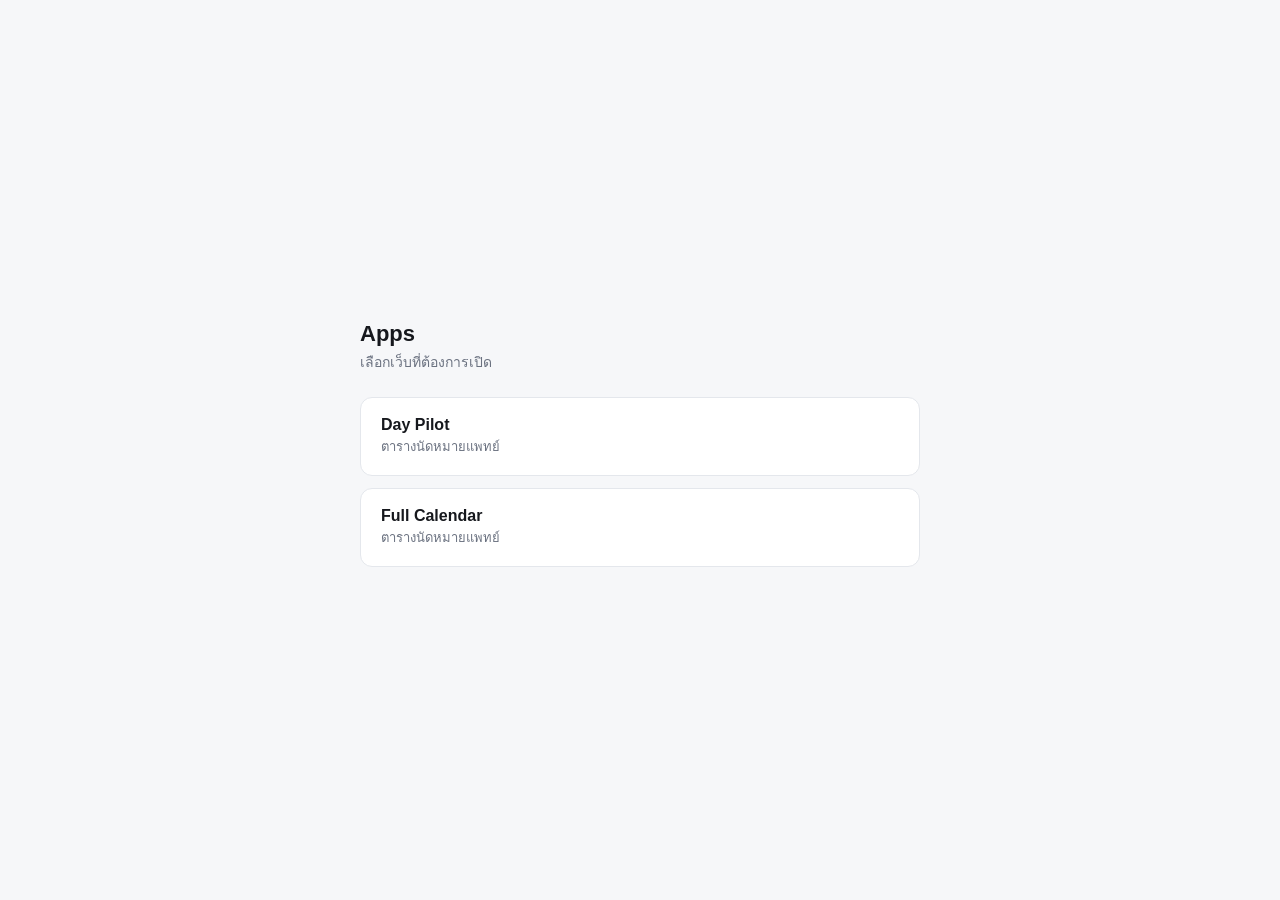
<file: index.html>
<!doctype html>
<html lang="th">
  <head>
    <meta charset="UTF-8" />
    <meta name="viewport" content="width=device-width, initial-scale=1.0" />
    <title>Apps</title>
    <style>
      :root {
        --bg: #f6f7f9;
        --card: #ffffff;
        --text: #16181d;
        --muted: #6b7280;
        --line: #e4e7ec;
      }
      @media (prefers-color-scheme: dark) {
        :root {
          --bg: #111317;
          --card: #1a1d23;
          --text: #f2f4f7;
          --muted: #9aa2af;
          --line: #2a2f38;
        }
      }
      * { box-sizing: border-box; }
      body {
        margin: 0;
        min-height: 100vh;
        display: grid;
        place-items: center;
        padding: 32px;
        background: var(--bg);
        color: var(--text);
        font-family: -apple-system, BlinkMacSystemFont, "Segoe UI", "Noto Sans Thai", sans-serif;
      }
      main { width: 100%; max-width: 560px; }
      h1 { font-size: 22px; margin: 0 0 4px; }
      p.sub { margin: 0 0 24px; color: var(--muted); font-size: 14px; }
      a.card {
        display: block;
        padding: 18px 20px;
        margin-bottom: 12px;
        background: var(--card);
        border: 1px solid var(--line);
        border-radius: 12px;
        text-decoration: none;
        color: inherit;
        transition: transform .12s ease, border-color .12s ease;
      }
      a.card:hover { transform: translateY(-2px); border-color: var(--muted); }
      a.card strong { display: block; font-size: 16px; margin-bottom: 2px; }
      a.card span { font-size: 13px; color: var(--muted); }
    </style>
  </head>
  <body>
    <main>
      <h1>Apps</h1>
      <p class="sub">เลือกเว็บที่ต้องการเปิด</p>
      <a class="card" href="./day-pilot/">
        <strong>Day Pilot</strong>
        <span>ตารางนัดหมายแพทย์</span>
      </a>
      <a class="card" href="./full-calendar/">
        <strong>Full Calendar</strong>
        <span>ตารางนัดหมายแพทย์</span>
      </a>
    </main>
  </body>
</html>
</file>
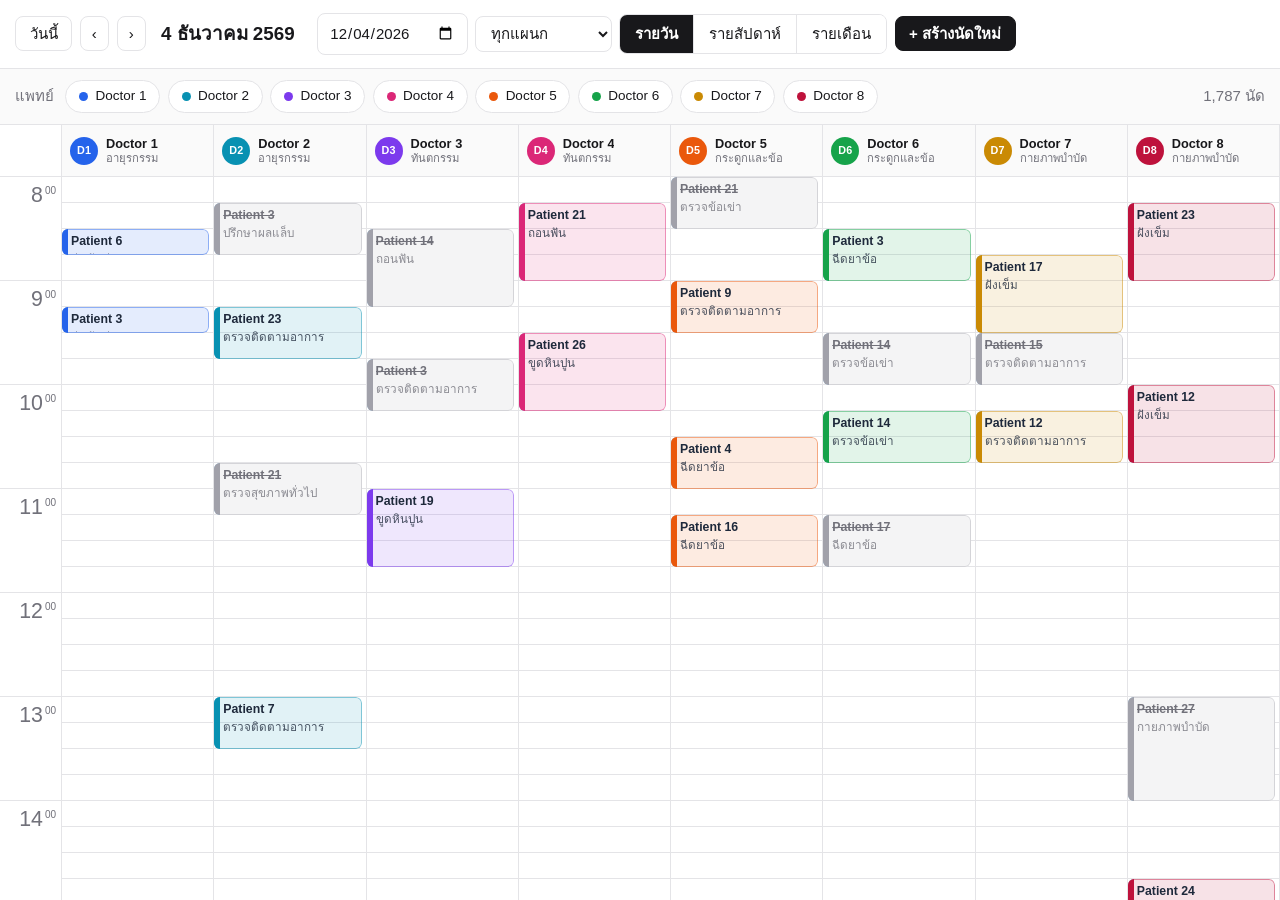
<file: day-pilot/index.html>
<!doctype html>
<html lang="th">
  <head>
    <meta charset="UTF-8" />
    <link rel="icon" type="image/svg+xml" href="./favicon.svg" />
    <meta name="viewport" content="width=device-width, initial-scale=1.0" />
    <title>Day Pilot — ตารางนัดหมายแพทย์</title>
    <script type="module" crossorigin src="./assets/index-w7V0YK3y.js"></script>
    <link rel="stylesheet" crossorigin href="./assets/index-BS_Oy7So.css">
  </head>
  <body>
    <div id="app"></div>
  </body>
</html>
</file>
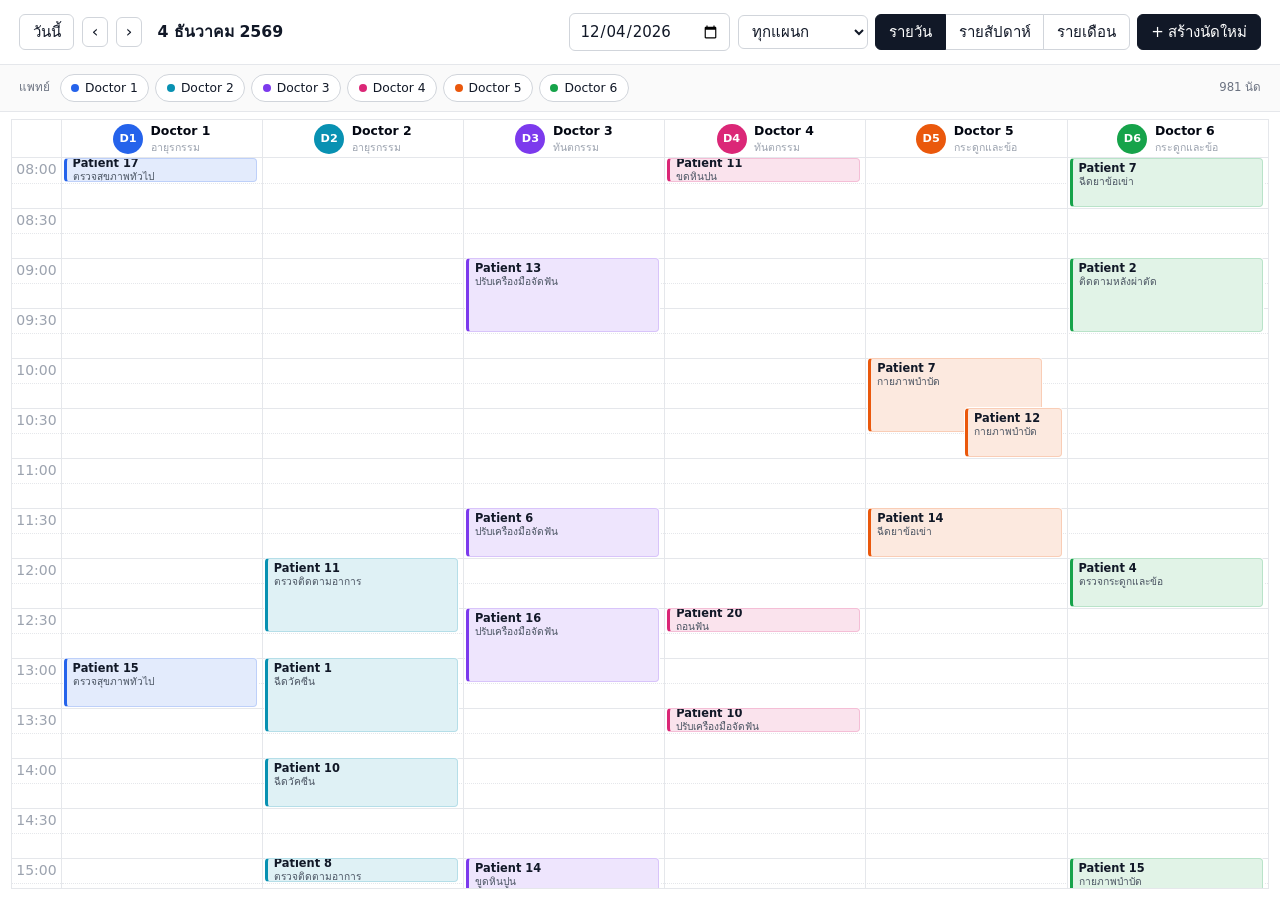
<file: full-calendar/index.html>
<!doctype html>
<html lang="th">
  <head>
    <meta charset="UTF-8" />
    <link rel="icon" type="image/svg+xml" href="./favicon.svg" />
    <meta name="viewport" content="width=device-width, initial-scale=1.0" />
    <title>Full Calendar — ตารางนัดหมายแพทย์</title>
    <script type="module" crossorigin src="./assets/index-NBLDlYAC.js"></script>
    <link rel="stylesheet" crossorigin href="./assets/index-TPA3yCEC.css">
  </head>
  <body>
    <div id="app"></div>
  </body>
</html>
</file>
<file: day-pilot/assets/index-BS_Oy7So.css>
:root{--dp-ink:#18181b;--dp-muted:#71717a;--dp-border:#e4e4e7;--dp-surface:#fafafa;--dp-hover:#f4f4f5;color:var(--dp-ink);-webkit-font-smoothing:antialiased;font-family:-apple-system,BlinkMacSystemFont,Sukhumvit Set,Noto Sans Thai,Segoe UI,Roboto,sans-serif;font-size:15px;line-height:1.5}*{box-sizing:border-box}body{background:#fff;margin:0}#app{min-height:100vh}.calendar_default_main,.month_default_main{font-size:.9rem;border:0!important;font-family:inherit!important}.calendar_default_corner_inner,.calendar_default_colheader_inner,.calendar_default_rowheader_inner{border-color:var(--dp-border)!important;color:var(--dp-muted)!important;background:#fff!important}.calendar_default_colheader_inner{justify-content:center;align-items:center;font-weight:600;display:flex;color:var(--dp-ink)!important;background:var(--dp-surface)!important}.calendar_default_rowheader_inner{padding-inline-end:8px;font-size:.85rem;border-inline-end:1px solid var(--dp-border)!important}.calendar_default_cell_inner{border-color:var(--dp-border)!important}.calendar_default_event_inner{border:1px solid;border-radius:6px;padding:4px 6px;font-size:.82rem;overflow:hidden}.calendar_default_shadow_inner{background:#2563eb26;border-radius:6px}.calendar_default_selected .calendar_default_cell_inner{background:#2563eb1a!important}.doc-head{align-items:center;gap:8px;width:100%;padding:0 8px;display:flex;overflow:hidden}.doc-head__avatar{color:#fff;border-radius:50%;flex:none;justify-content:center;align-items:center;width:28px;height:28px;font-size:.72rem;font-weight:700;display:flex}.doc-head__text{flex-direction:column;min-width:0;line-height:1.25;display:flex}.doc-head__name{white-space:nowrap;text-overflow:ellipsis;color:var(--dp-ink);font-size:.85rem;font-weight:700;overflow:hidden}.doc-head__dept{color:var(--dp-muted);font-size:.75rem;font-weight:400}.ev{overflow:hidden}.ev__name{white-space:nowrap;text-overflow:ellipsis;font-weight:700;overflow:hidden}.ev__service{opacity:.8;white-space:nowrap;text-overflow:ellipsis;font-size:.78rem;overflow:hidden}.ev--cancelled .ev__name{text-decoration:line-through}.month_default_colheader_inner{padding:6px 0;font-weight:600;border-color:var(--dp-border)!important;color:var(--dp-muted)!important;background:#fff!important}.month_default_cell_inner{border-color:var(--dp-border)!important}.month_default_cell_header{color:var(--dp-muted);padding:4px 8px;font-size:.85rem}.month_default_event_inner{font-size:.8rem;background:0 0!important;border:0!important;padding:0 4px!important}.mev{white-space:nowrap;align-items:center;gap:6px;display:flex;overflow:hidden}.mev__dot{border-radius:50%;flex:none;width:7px;height:7px}.mev__time{color:var(--dp-muted);flex:none}.mev__name{text-overflow:ellipsis;overflow:hidden}.mev--cancelled .mev__name{text-decoration:line-through}.pane--scroll .calendar_default_main>div{overflow:visible!important}:is(.pane--scroll .calendar_default_main td:has(>.calendar_default_corner),.pane--scroll .calendar_default_main td:has(>table .calendar_default_rowheader)){z-index:20;background:#fff;position:sticky;left:0}.mev--more{color:var(--dp-muted);padding-inline-start:13px;font-weight:600}.toolbar[data-v-46397569]{flex-wrap:wrap;align-items:center;gap:.75rem 1.5rem;padding:.875rem 1rem;display:flex}.toolbar__nav[data-v-46397569],.toolbar__controls[data-v-46397569]{flex-wrap:wrap;align-items:center;gap:.5rem;display:flex}.toolbar__title[data-v-46397569]{white-space:nowrap;margin:0 0 0 .5rem;font-size:1.25rem;font-weight:700}.btn[data-v-46397569]{font:inherit;border:1px solid var(--dp-border);color:inherit;cursor:pointer;background:#fff;border-radius:8px;padding:.5rem .9rem;line-height:1.2}.btn[data-v-46397569]:hover{background:var(--dp-hover)}.btn--icon[data-v-46397569]{padding:.5rem .75rem;font-size:1rem}.btn--primary[data-v-46397569]{background:var(--dp-ink);border-color:var(--dp-ink);color:#fff;font-weight:600}.btn--primary[data-v-46397569]:hover{background:#000}.field[data-v-46397569]{font:inherit;border:1px solid var(--dp-border);color:inherit;background:#fff;border-radius:8px;padding:.5rem .75rem}.segmented[data-v-46397569]{border:1px solid var(--dp-border);border-radius:8px;display:inline-flex;overflow:hidden}.segmented__item[data-v-46397569]{font:inherit;color:inherit;cursor:pointer;background:#fff;border:0;padding:.5rem 1rem}.segmented__item+.segmented__item[data-v-46397569]{border-left:1px solid var(--dp-border)}.segmented__item[data-v-46397569]:hover{background:var(--dp-hover)}.segmented__item.is-active[data-v-46397569]{background:var(--dp-ink);color:#fff;font-weight:600}.legend[data-v-960b6fa6]{border-top:1px solid var(--dp-border);border-bottom:1px solid var(--dp-border);background:var(--dp-surface);align-items:flex-start;gap:.75rem;padding:.75rem 1rem;display:flex}.legend__label[data-v-960b6fa6]{color:var(--dp-muted);white-space:nowrap;padding-top:.35rem}.legend__list[data-v-960b6fa6]{flex-wrap:wrap;flex:1;gap:.5rem;margin:0;padding:0;list-style:none;display:flex}.legend__chip[data-v-960b6fa6]{border:1px solid var(--dp-border);white-space:nowrap;background:#fff;border-radius:999px;align-items:center;gap:.5rem;padding:.35rem .85rem;font-size:.9rem;display:inline-flex}.legend__dot[data-v-960b6fa6]{border-radius:50%;flex:none;width:9px;height:9px}.legend__count[data-v-960b6fa6]{color:var(--dp-muted);white-space:nowrap;padding-top:.35rem}.overlay[data-v-dd89a1a4]{z-index:50;background:#0f172a73;justify-content:center;align-items:center;padding:1.5rem;display:flex;position:fixed;inset:0}.dialog[data-v-dd89a1a4]{background:#fff;border-radius:14px;flex-direction:column;width:min(680px,100%);max-height:90vh;display:flex;overflow:hidden;box-shadow:0 24px 60px #0f172a4d}.dialog__head[data-v-dd89a1a4]{border-bottom:1px solid var(--dp-border);justify-content:space-between;align-items:center;padding:1.1rem 1.5rem;display:flex}.dialog__head h2[data-v-dd89a1a4]{margin:0;font-size:1.15rem;font-weight:700}.dialog__close[data-v-dd89a1a4]{cursor:pointer;color:var(--dp-muted);background:0 0;border:0;padding:0 .25rem;font-size:1.5rem;line-height:1}.dialog__body[data-v-dd89a1a4]{flex-direction:column;gap:1.25rem;padding:1.5rem;display:flex;overflow-y:auto}.grid[data-v-dd89a1a4]{grid-template-columns:1fr 1fr;gap:1.25rem;display:grid}.field[data-v-dd89a1a4]{flex-direction:column;gap:.35rem;min-width:0;display:flex}.field__label[data-v-dd89a1a4]{color:var(--dp-muted);font-size:.85rem}.field__input[data-v-dd89a1a4]{font:inherit;border:0;border-bottom:1px solid var(--dp-border);color:inherit;background:0 0;border-radius:0;min-width:0;padding:.4rem 0}.field__input[data-v-dd89a1a4]:focus{border-bottom-color:var(--dp-ink);outline:none}.field__input[readonly][data-v-dd89a1a4]{color:var(--dp-muted)}.field__input--narrow[data-v-dd89a1a4]{flex:none;width:4.5rem}.field__area[data-v-dd89a1a4]{font:inherit;border:1px solid var(--dp-border);color:inherit;resize:vertical;background:0 0;border-radius:8px;padding:.6rem .75rem}.field__area[data-v-dd89a1a4]:focus{border-color:var(--dp-ink);outline:none}.time-row[data-v-dd89a1a4]{align-items:center;gap:.4rem;display:flex}.time-row__dash[data-v-dd89a1a4],.time-row__unit[data-v-dd89a1a4]{color:var(--dp-muted);flex:none}.dialog__foot[data-v-dd89a1a4]{border-top:1px solid var(--dp-border);background:var(--dp-surface);align-items:center;gap:.5rem;padding:1rem 1.5rem;display:flex}.dialog__spacer[data-v-dd89a1a4]{flex:1}.btn[data-v-dd89a1a4]{font:inherit;border:1px solid var(--dp-border);color:inherit;cursor:pointer;background:#fff;border-radius:8px;padding:.55rem 1.2rem}.btn[data-v-dd89a1a4]:hover{background:var(--dp-hover)}.btn--primary[data-v-dd89a1a4]{background:var(--dp-ink);border-color:var(--dp-ink);color:#fff;font-weight:600}.btn--primary[data-v-dd89a1a4]:disabled{opacity:.45;cursor:not-allowed}.btn--danger[data-v-dd89a1a4]{color:#b91c1c;border-color:#fecaca}.btn--danger[data-v-dd89a1a4]:hover{background:#fef2f2}@media (width<=620px){.grid[data-v-dd89a1a4]{grid-template-columns:1fr}}.popover[data-v-170a588f]{z-index:40;border:1px solid var(--dp-border);background:#fff;border-radius:10px;flex-direction:column;max-height:min(440px,100vh - 16px);display:flex;position:fixed;overflow:hidden;box-shadow:0 12px 32px #0f172a2e}.popover__head[data-v-170a588f]{background:var(--dp-surface);border-bottom:1px solid var(--dp-border);flex:none;justify-content:space-between;align-items:center;gap:.5rem;padding:.6rem .5rem .6rem .9rem;display:flex}.popover__title[data-v-170a588f]{font-size:.95rem;font-weight:700}.popover__close[data-v-170a588f]{color:var(--dp-muted);cursor:pointer;background:0 0;border:0;border-radius:6px;padding:.3rem .45rem;font-size:.95rem;line-height:1}.popover__close[data-v-170a588f]:hover{background:var(--dp-hover);color:var(--dp-ink)}.popover__list[data-v-170a588f]{margin:0;padding:.35rem 0;list-style:none;overflow-y:auto}.row[data-v-170a588f]{width:100%;font:inherit;text-align:start;color:inherit;cursor:pointer;background:0 0;border:0;align-items:center;gap:.6rem;padding:.35rem .9rem;display:flex}.row[data-v-170a588f]:hover{background:var(--dp-hover)}.row__dot[data-v-170a588f]{border-radius:50%;flex:none;width:8px;height:8px}.row__time[data-v-170a588f]{color:var(--dp-muted);font-variant-numeric:tabular-nums;flex:none}.row__name[data-v-170a588f]{text-overflow:ellipsis;white-space:nowrap;overflow:hidden}.row__name--cancelled[data-v-170a588f]{color:var(--dp-muted);text-decoration:line-through}.scheduler[data-v-3bd59eec]{background:#fff;flex-direction:column;height:100vh;display:flex}.toolbar-slot[data-v-3bd59eec]{flex:none}.pane[data-v-3bd59eec]{flex:1;min-height:0;overflow:auto}.pane--scroll[data-v-3bd59eec]{overflow-x:auto}.week-inner[data-v-3bd59eec]{position:relative}.week-doctors[data-v-3bd59eec]{border-bottom:1px solid var(--dp-border);background:var(--dp-surface);z-index:6;display:flex;position:sticky;top:0}.week-doctors__cell[data-v-3bd59eec]{border-inline-start:1px solid var(--dp-border);box-sizing:border-box;flex:none;padding:.5rem .75rem}
</file>
<file: full-calendar/assets/index-TPA3yCEC.css>
:root{--lightningcss-light:initial;--lightningcss-dark: ;color-scheme:light;color:#111827;-webkit-font-smoothing:antialiased;-moz-osx-font-smoothing:grayscale;background:#fff;font-family:Noto Sans Thai,IBM Plex Sans Thai,system-ui,Segoe UI,Roboto,sans-serif;font-size:15px;line-height:1.5}*{box-sizing:border-box}body{margin:0}#app{min-height:100dvh}:root{--fc-sticky-header-footer-z:3;--fc-popover-z:4}.fc-dp{z-index:var(--fc-popover-z)!important}.fc-6T{isolation:isolate}.fc-BO,.fc-BO *,.fc-BO :before,.fc-BO :after{box-sizing:border-box!important}.fc-la,.fc-la *{cursor:not-allowed!important}.fc-mM{-ms-overflow-style:none!important;scrollbar-width:none!important}.fc-mM::-webkit-scrollbar{display:none!important}.fc-yf{flex-shrink:0!important}.fc-wS .fc-mP{flex-flow:wrap!important;display:flex!important}.fc-OB .fc-mP>*{float:left!important}[dir=rtl] .fc-OB .fc-mP>*,.fc-OB[dir=rtl] .fc-mP>*{float:right!important}.fc-OB .fc-mP:after{content:""!important;clear:both!important;display:block!important}.fc-hH{cursor:pointer!important}.fc-wi{cursor:n-resize!important}.fc-My{cursor:s-resize!important}.fc-N8{cursor:w-resize!important}[dir=rtl] .fc-N8,.fc-Yv{cursor:e-resize!important}[dir=rtl] .fc-Yv{cursor:w-resize!important}.fc-DR{cursor:col-resize!important}.fc-Lp,.fc-YZ,.fc-RU{box-sizing:content-box!important;width:100%!important;height:100%!important;position:absolute!important}.fc-Lp{margin:-10px!important;padding:10px!important}.fc-YZ{margin-left:-10px!important;margin-right:-10px!important;padding-left:10px!important;padding-right:10px!important}.fc-RU{margin-top:-10px!important;margin-bottom:-10px!important;padding-top:10px!important;padding-bottom:10px!important}.fc-4P{position:absolute;inset:0 -5px}.fc-6M{-webkit-user-select:none;user-select:none}.fc-Sy{visibility:hidden}.fc-QX{border:0!important}.fc-3t{border-bottom:0!important;border-left:0!important;border-right:0!important}.fc-fo{border-top:0!important;border-left:0!important;border-right:0!important}.fc-wk,.fc-fx{border-top:0!important;border-bottom:0!important}.fc-wk{border-inline-end:0!important}.fc-fx{border-inline-start:0!important}.fc-8R{border-left:0!important;border-right:0!important}.fc-5a{border-top:0!important;border-bottom:0!important}.fc-hM{border-inline-start:1px solid #0000!important}.fc-ei{flex-direction:row!important;display:flex!important}.fc-Xt{flex-direction:column!important;display:flex!important}.fc-QU{flex-grow:1!important}.fc-J6{flex-grow:1!important;flex-basis:0!important;min-width:0!important;min-height:0!important}.fc-w9{min-height:0!important}.fc-q3{flex-grow:1!important;flex-basis:0!important;min-width:0!important}.fc-wS .fc-32,.fc-wS .fc-IH{flex-direction:column!important;display:flex!important}.fc-Kk{padding:0!important}.fc-5M{margin:0!important}.fc-G8{margin-top:0!important;margin-bottom:0!important}.fc-tR{margin-left:0!important;margin-right:0!important}.fc-8y{white-space:nowrap!important}.fc-gR{white-space:pre!important}.fc-eu{overflow-anchor:none}.fc-75{overflow:hidden!important}.fc-CJ{white-space:nowrap!important;overflow:hidden!important}.fc-xp{position:relative!important}.fc-So{position:absolute!important}.fc-Q8{inset-inline-start:0!important}.fc-TJ{position:absolute!important;inset:0!important}.fc-X3,.fc-O5{position:absolute!important;left:0!important;right:0!important}.fc-WS,.fc-Ld{position:absolute!important;top:0!important;bottom:0!important}.fc-X3{top:0!important}.fc-Ld{width:0!important;left:0!important;right:0!important}@media not print{.fc-l5{position:sticky!important}.fc-dl{position:sticky!important;top:0!important}.fc-oh{position:sticky!important;inset-inline-start:0!important}.fc-3f{z-index:var(--fc-sticky-header-footer-z)!important;position:sticky!important;top:0!important}}.fc-wx{box-sizing:content-box!important}.fc-pJ{position:absolute!important;left:-10000px!important}.fc-xM{align-items:center!important}.fc-RJ{align-items:flex-start!important}.fc-x9{align-items:flex-end!important}.fc-10{z-index:var(--fc-sticky-header-footer-z)!important;position:sticky!important;bottom:0!important}.fc-rg>*{margin-top:-1px!important}.fc-rg>*>*{height:1px!important}.fc-OB .fc-sv{-moz-column-break-inside:avoid!important;break-inside:avoid!important}.fc-OB .fc-32{table-layout:fixed!important;border-spacing:0!important;border-collapse:separate!important;width:100%!important;display:table!important}.fc-OB .fc-IH{-moz-column-break-inside:avoid!important;break-inside:avoid!important;z-index:9999!important;background:#fff!important;display:table-header-group!important;position:relative!important}.fc-Ph{min-height:6em!important}.fc-6d{z-index:0}.fc-y0{z-index:1}.fc-5y:focus-visible{z-index:2}.fc-classic-n5m{--fc-classic-border-style:solid;font-size:16px;line-height:1.5}.fc-classic-Z9U{appearance:button;font:inherit;font-feature-settings:inherit;font-variation-settings:inherit;letter-spacing:inherit;color:inherit;opacity:1;background-color:#0000;border:0;border-radius:0;margin:0;padding:0}.fc-classic-JiE{color:inherit;-webkit-text-decoration:inherit;text-decoration:inherit}.fc-classic-3Lc{pointer-events:none}.fc-classic-1EY{position:absolute}.fc-classic-eYX{position:relative}.fc-classic-OUe{position:sticky}.fc-classic-MaV{inset-inline:0}.fc-classic-AWB{inset-block:0}.fc-classic-11a{inset-inline-start:-4px}.fc-classic-rbS{inset-inline-start:0}.fc-classic-bEw{inset-inline-end:-4px}.fc-classic-2w8{inset-inline-end:2px}.fc-classic-dnf{inset-inline-end:-3px}.fc-classic-YDC{top:-4px}.fc-classic-n9G{top:0}.fc-classic-2ik{top:2px}.fc-classic-ERR{top:50%}.fc-classic-fJL{bottom:-4px}.fc-classic-jGI{bottom:0}.fc-classic-1V6{left:50%}.fc-classic-88I{order:-1}.fc-classic-gMS{margin:4px}.fc-classic-bvX{margin:8px}.fc-classic-jD5{margin:16px}.fc-classic-J04{margin-inline:-5px}.fc-classic-cKZ{margin-inline:2px}.fc-classic-rVY{margin-inline:4px}.fc-classic-fn8{margin-inline:8px}.fc-classic-148{margin-inline:1px}.fc-classic-cJ3{margin-block:2px}.fc-classic-V9v{margin-block:4px}.fc-classic-2tF{margin-block:8px}.fc-classic-Jzj{margin-inline-start:2px}.fc-classic-Mde{margin-inline-start:8px}.fc-classic-qvL{margin-inline-start:1px}.fc-classic-kp0{margin-inline-end:-4px}.fc-classic-3e1{margin-inline-end:2px}.fc-classic-B3G{margin-inline-end:2.5%}.fc-classic-9hC{margin-inline-end:1px}.fc-classic-Dq8{margin-top:-4px}.fc-classic-a10{margin-top:-5px}.fc-classic-Ika{margin-bottom:1px}.fc-classic-nHS{margin-bottom:-1px}.fc-classic-F99{margin-left:-4px}.fc-classic-eF2{display:contents}.fc-classic-I48{display:block}.fc-classic-dl1{display:flex}.fc-classic-i3N{display:grid}.fc-classic-pps{display:none}.fc-classic-3wQ{width:8px;height:8px}.fc-classic-vnf{width:16px;height:16px}.fc-classic-XUJ{width:20px;height:20px}.fc-classic-uuA{height:8px}.fc-classic-zrJ{height:12px}.fc-classic-84e{min-height:2px}.fc-classic-mhE{min-height:12px}.fc-classic-toR{min-height:1px}.fc-classic-roZ{width:50%}.fc-classic-hza{width:8px}.fc-classic-4Tv{width:5px}.fc-classic-kMV{max-width:200px}.fc-classic-2KU{min-width:0}.fc-classic-aNc{min-width:220px}.fc-classic-yi0{flex-shrink:0}.fc-classic-1Zl{flex-shrink:1}.fc-classic-OLq{flex-shrink:100}.fc-classic-1El{flex-grow:1}.fc-classic-jmT{rotate:180deg}.fc-classic-sgX{flex-direction:column}.fc-classic-1sP{flex-direction:row}.fc-classic-dNl{flex-wrap:wrap}.fc-classic-XpK{align-items:center}.fc-classic-N2M{justify-content:space-between}.fc-classic-E9P{justify-content:center}.fc-classic-LMv{justify-content:flex-end}.fc-classic-aTF{gap:2px}.fc-classic-NWN{gap:4px}.fc-classic-wwb{gap:12px}.fc-classic-yth{gap:20px}.fc-classic-sI7{align-self:flex-start}.fc-classic-pKG{overflow:hidden}.fc-classic-Ig4{border-radius:4px}.fc-classic-AAA{border-radius:2147483647px}.fc-classic-Fvv{border-radius:4px}.fc-classic-kmj{border-start-start-radius:4px;border-end-start-radius:4px}.fc-classic-Skl{border-start-end-radius:4px;border-end-end-radius:4px}.fc-classic-C2g{border-end-end-radius:4px}.fc-classic-Z7Q{border-top-left-radius:4px;border-top-right-radius:4px}.fc-classic-2qh{border-bottom-right-radius:4px;border-bottom-left-radius:4px}.fc-classic-wsy{border-style:var(--fc-classic-border-style);border-width:1px}.fc-classic-5JF{border-style:var(--fc-classic-border-style);border-width:4px}.fc-classic-yDA{border-style:var(--fc-classic-border-style);border-width:5px}.fc-classic-Mjo{border-style:var(--fc-classic-border-style);border-width:calc(var(--fc-classic-small-dot-width) / 2)}.fc-classic-GOm{border-style:var(--fc-classic-border-style);border-width:calc(var(--fc-classic-large-dot-width) / 2)}.fc-classic-1Wx{border-inline-style:var(--fc-classic-border-style);border-inline-width:1px}.fc-classic-ybF{border-inline-style:var(--fc-classic-border-style);border-inline-width:5px}.fc-classic-JIC{border-block-style:var(--fc-classic-border-style);border-block-width:1px}.fc-classic-XM3{border-block-style:var(--fc-classic-border-style);border-block-width:5px}.fc-classic-3J4{border-inline-start-style:var(--fc-classic-border-style);border-inline-start-width:1px}.fc-classic-hhi{border-inline-start-style:var(--fc-classic-border-style);border-inline-start-width:5px}.fc-classic-jIH{border-inline-start-style:var(--fc-classic-border-style);border-inline-start-width:6px}.fc-classic-USt{border-inline-end-style:var(--fc-classic-border-style);border-inline-end-width:1px}.fc-classic-Bda{border-inline-end-style:var(--fc-classic-border-style);border-inline-end-width:5px}.fc-classic-ku3{border-top-style:var(--fc-classic-border-style);border-top-width:1px}.fc-classic-bLA{border-top-style:var(--fc-classic-border-style);border-top-width:6px}.fc-classic-zi1{border-bottom-style:var(--fc-classic-border-style);border-bottom-width:1px}.fc-classic-TN2{--fc-classic-border-style:dotted;border-style:dotted}.fc-classic-C1x{border-color:var(--fc-classic-border)}.fc-classic-sYT{border-color:var(--fc-classic-now)}.fc-classic-0Pr{border-color:var(--fc-classic-primary)}.fc-classic-vXO{border-color:var(--fc-classic-button-border)}.fc-classic-rQI{border-color:var(--fc-classic-button-strong-border)}.fc-classic-C0k{border-color:var(--fc-classic-strong-border)}.fc-classic-lNM{border-color:var(--fc-event-color)}.fc-classic-d0j{border-color:#0000}.fc-classic-Pqk{border-inline-color:#0000}.fc-classic-rif{border-block-color:#0000}.fc-classic-0qY{border-inline-start-color:var(--fc-classic-now)}.fc-classic-LaM{border-inline-start-color:#000}.fc-classic-5JV{border-inline-end-color:#000}.fc-classic-1Aa{border-top-color:var(--fc-classic-now)}.fc-classic-Jk3{background-color:var(--fc-classic-background)}.fc-classic-iYS{background-color:var(--fc-classic-faint)}.fc-classic-hLU{background-color:var(--fc-classic-highlight)}.fc-classic-k3f{background-color:var(--fc-classic-muted)}.fc-classic-YjJ{background-color:var(--fc-event-color)}@media not print{@supports (color:color-mix(in lab, red, red)){.fc-classic-hsC{background-color:color-mix(in oklab, var(--fc-event-color) var(--fc-classic-background-event-opacity), transparent)}}@supports not (color:color-mix(in lab, red, red)){.fc-classic-hsC{isolation:isolate;position:relative}.fc-classic-hsC:before{content:"";background-color:var(--fc-event-color);opacity:var(--fc-classic-background-event-opacity);z-index:-1;position:absolute;inset:0}}}.fc-classic-JWq{background-color:var(--fc-classic-button)}.fc-classic-Adi{background-color:var(--fc-classic-button-strong)}.fc-classic-KUX{padding:2px}.fc-classic-XJa{padding:6px}.fc-classic-3N5{padding:8px}.fc-classic-7A6{padding:1px}.fc-classic-oQ2{padding-inline:2px}.fc-classic-Eaq{padding-inline:10px}.fc-classic-Apf{padding-inline:12px}.fc-classic-F1o{padding-inline:1px}.fc-classic-2rx{padding-block:2px}.fc-classic-Jhn{padding-block:4px}.fc-classic-End{padding-block:6px}.fc-classic-dl6{padding-block:8px}.fc-classic-P9h{padding-block:60px}.fc-classic-z5u{padding-block:1px}.fc-classic-a7i{padding-inline-start:2px}.fc-classic-166{padding-top:2px}.fc-classic-8ub{padding-bottom:2px}.fc-classic-cM0{padding-bottom:16px}.fc-classic-HXA{text-align:center}.fc-classic-2HE{text-align:end}.fc-classic-AVD{font-size:24px;line-height:1.33333}.fc-classic-vQz{font-size:11px;line-height:1.09091}.fc-classic-1Po{font-size:16px;line-height:1.5}.fc-classic-9yp{font-size:14px;line-height:1.42857}.fc-classic-a3B{font-size:12px;line-height:1.33333}.fc-classic-DIS{font-weight:700}.fc-classic-IPx{text-overflow:ellipsis}.fc-classic-TZ4{white-space:nowrap}.fc-classic-jm6{white-space:pre}.fc-classic-taq{color:var(--fc-classic-faint-foreground)}.fc-classic-m9h{color:var(--fc-classic-muted-foreground)}.fc-classic-GAX{color:var(--fc-classic-foreground)}.fc-classic-RnT{color:var(--fc-classic-button-foreground)}.fc-classic-i9F{color:var(--fc-event-contrast-color)}.fc-classic-L1Y{font-style:italic}.fc-classic-lMo{opacity:.5}.fc-classic-Q3Z{opacity:.65}.fc-classic-iTG{opacity:.75}.fc-classic-MGT{opacity:var(--fc-classic-background-event-foreground-opacity)}.fc-classic-1kP{box-shadow:0 10px 15px -3px #0000001a,0 4px 6px -4px #0000001a}.fc-classic-tkw{box-shadow:0 4px 6px -1px #0000001a,0 2px 4px -2px #0000001a}.fc-classic-qNs{box-shadow:0 1px 3px #0000001a,0 1px 2px -1px #0000001a}.fc-classic-A3h{box-shadow:0 0 0 1px var(--fc-classic-ring-color,currentcolor)}.fc-classic-yKG{--fc-classic-ring-color:var(--fc-classic-background)}.fc-classic-2R2{outline-width:1px;outline-style:solid}.fc-classic-0Bj{outline-width:2px;outline-style:solid}.fc-classic-fFh{outline-offset:-2px}.fc-classic-3Xj{outline-offset:2px}.fc-classic-lYz{outline-color:var(--fc-classic-button-outline)}.fc-classic-zIi{outline-color:var(--fc-classic-primary)}.fc-classic-SDU{background:linear-gradient(var(--fc-classic-muted), var(--fc-classic-muted))var(--fc-classic-background)}.fc-classic-BaR{background:linear-gradient(var(--fc-classic-strong), var(--fc-classic-strong))var(--fc-classic-background)}.fc-classic-mAY:not(:is(:where(.fc-classic-bCs):hover *)){opacity:.65}@media not all and (hover:hover){.fc-classic-mAY{opacity:.65}}@media not print{.fc-classic-hbn{background-color:var(--fc-classic-today)}}@media (hover:hover){.fc-classic-vs6:is(:where(.fc-classic-bCs):hover *){display:block}.fc-classic-Ogp:is(:where(.fc-classic-bCs):hover *){text-decoration-line:underline}}.fc-classic-uk6:first-child{border-start-start-radius:4px;border-end-start-radius:4px}.fc-classic-Tuc:last-child{border-start-end-radius:4px;border-end-end-radius:4px}@media (hover:hover){.fc-classic-bqK:hover{border-color:var(--fc-classic-button-strong-border)}.fc-classic-9Rj:hover{background-color:var(--fc-classic-button-strong)}.fc-classic-Ubk:hover{background-color:var(--fc-classic-faint)}.fc-classic-4yP:hover{background-color:var(--fc-classic-muted)}.fc-classic-Eu0:hover{text-decoration-line:underline}}.fc-classic-OIx:focus-visible{background-color:var(--fc-classic-faint)}.fc-classic-tCP:focus-visible{background-color:var(--fc-classic-muted)}.fc-classic-uqo:focus-visible{outline-width:2px;outline-style:solid}.fc-classic-sOR:focus-visible{outline-width:3px;outline-style:solid}.fc-classic-aIH:active{border-color:var(--fc-classic-button-strong-border)}.fc-classic-5ky:active{background-color:var(--fc-classic-button-strong)}.fc-classic-28F:active{background-color:var(--fc-classic-muted)}.fc-classic-8gz:active{background-color:var(--fc-classic-strong)}@media print{.fc-classic-jsy{border-width:1px}.fc-classic-nQ5{border-color:var(--fc-classic-button-strong-border)}.fc-classic-DO7{border-color:var(--fc-event-color)}.fc-classic-4MR{border-color:#000}.fc-classic-vwH{background-color:#fff}.fc-classic-cfp{color:#000}}[dir=rtl] .fc-classic-jY6{rotate:none}[dir=rtl] .fc-classic-asP{rotate:180deg}:root{--fc-classic-button:#334155;--fc-classic-button-border:#334155;--fc-classic-button-strong:#1e293b;--fc-classic-button-strong-border:#0f172a;--fc-classic-button-outline:#47556980;--fc-classic-button-foreground:#fff;--fc-classic-primary:#3788d8;--fc-classic-primary-foreground:#fff;--fc-classic-event:var(--fc-classic-primary);--fc-classic-event-contrast:var(--fc-classic-primary-foreground);--fc-classic-background-event:#22c55e;--fc-classic-background-event-opacity:15%;--fc-classic-background-event-foreground-opacity:50%;--fc-classic-highlight:#cffafe66;--fc-classic-today:#facc1526;--fc-classic-now:#ef4444;--fc-classic-small-dot-width:8px;--fc-classic-large-dot-width:10px;--fc-classic-background:#fff;--fc-classic-faint:#0000000a;--fc-classic-muted:#00000014;--fc-classic-strong:#00000024;--fc-classic-foreground:#030712;--fc-classic-faint-foreground:#9ca3af;--fc-classic-muted-foreground:#6b7280;--fc-classic-border:#ddd;--fc-classic-strong-border:#9ca3af}@media not print{[data-color-scheme=dark]{--fc-classic-highlight:#3b82f633;--fc-classic-today:#fef08a1a;--fc-classic-background:#030712;--fc-classic-faint:#ffffff0a;--fc-classic-muted:#ffffff14;--fc-classic-strong:#ffffff24;--fc-classic-foreground:#fff;--fc-classic-faint-foreground:#4b5563;--fc-classic-muted-foreground:#9ca3af;--fc-classic-border:#1f2937;--fc-classic-strong-border:#374151}}.apd-backdrop[data-v-1147cbf6]{z-index:50;background:#0f172a59;place-items:center;padding:1.5rem;display:grid;position:fixed;inset:0}.apd-card[data-v-1147cbf6]{background:#fff;border-radius:10px;flex-direction:column;width:min(680px,100%);max-height:90vh;display:flex;overflow:auto;box-shadow:0 24px 60px #0f172a40}.apd-head[data-v-1147cbf6]{background:#f9fafb;border-bottom:1px solid #e5e7eb;border-radius:10px 10px 0 0;align-items:center;gap:.5rem;padding:1rem 1.5rem;display:flex}.apd-head h2[data-v-1147cbf6]{flex:1;margin:0;font-size:1rem;font-weight:600}.apd-x[data-v-1147cbf6]{cursor:pointer;color:#6b7280;background:0 0;border:0;padding:0 .25rem;font-size:1.4rem;line-height:1}.apd-body[data-v-1147cbf6]{grid-template-columns:1fr 1fr;gap:1.25rem 1.5rem;padding:1.5rem;display:grid}.apd-span2[data-v-1147cbf6]{grid-column:1/-1}.apd-field[data-v-1147cbf6]{flex-direction:column;gap:.35rem;min-width:0;display:flex}.apd-label[data-v-1147cbf6]{color:#6b7280;font-size:.75rem}.apd-field input[data-v-1147cbf6],.apd-field select[data-v-1147cbf6],.apd-field textarea[data-v-1147cbf6],.apd-readonly[data-v-1147cbf6]{font:inherit;color:#111827;background:0 0;border:0;border-bottom:1px solid #d1d5db;width:100%;min-width:0;padding:.35rem 0}.apd-field textarea[data-v-1147cbf6]{resize:vertical;border:1px solid #d1d5db;border-radius:6px;padding:.5rem}.apd-field input[data-v-1147cbf6]:focus,.apd-field select[data-v-1147cbf6]:focus,.apd-field textarea[data-v-1147cbf6]:focus{border-color:#111827;outline:none}.apd-readonly[data-v-1147cbf6]{color:#6b7280}.apd-times[data-v-1147cbf6]{align-items:center;gap:.4rem;display:flex}.apd-times input[data-v-1147cbf6]{flex:1 1 0;width:auto}.apd-mins[data-v-1147cbf6]{flex:none;max-width:4.5rem}.apd-dash[data-v-1147cbf6]{color:#9ca3af}.apd-unit[data-v-1147cbf6]{color:#6b7280;white-space:nowrap;font-size:.75rem}.apd-error[data-v-1147cbf6]{color:#dc2626;margin:0;font-size:.85rem}.apd-foot[data-v-1147cbf6]{border-top:1px solid #e5e7eb;align-items:center;gap:.5rem;padding:1rem 1.5rem;display:flex}.apd-spacer[data-v-1147cbf6]{flex:1}.apd-btn[data-v-1147cbf6]{font:inherit;cursor:pointer;background:#fff;border:1px solid #d1d5db;border-radius:6px;padding:.5rem 1.1rem}.apd-btn[data-v-1147cbf6]:hover{background:#f3f4f6}.apd-btn-primary[data-v-1147cbf6]{color:#fff;background:#111827;border-color:#111827}.apd-btn-primary[data-v-1147cbf6]:hover{background:#000}.apd-btn-danger[data-v-1147cbf6]{color:#dc2626;border-color:#fecaca}.apd-btn-danger[data-v-1147cbf6]:hover{background:#fef2f2}@media (width<=640px){.apd-body[data-v-1147cbf6]{grid-template-columns:1fr}.apd-span2[data-v-1147cbf6]{grid-column:auto}}.ap-page{--ap-border:#e5e7eb;color:#111827;background:#fff;flex-direction:column;height:100dvh;font-family:Noto Sans Thai,IBM Plex Sans Thai,system-ui,sans-serif;display:flex}.ap-toolbar{border-bottom:1px solid var(--ap-border);flex-wrap:wrap;justify-content:space-between;align-items:center;gap:.75rem 1rem;padding:.85rem 1.25rem;display:flex}.ap-nav,.ap-actions{flex-wrap:wrap;align-items:center;gap:.5rem;display:flex}.ap-title{white-space:nowrap;margin:0 0 0 .5rem;font-size:1.05rem;font-weight:600}.ap-btn,.ap-icon,.ap-mode{font:inherit;cursor:pointer;color:inherit;background:#fff;border:1px solid #d1d5db;border-radius:6px;padding:.4rem .85rem}.ap-btn:hover,.ap-icon:hover,.ap-mode:hover{background:#f3f4f6}.ap-icon{padding:.25rem .6rem;font-size:1.1rem;line-height:1.3}.ap-btn-primary{color:#fff;background:#111827;border-color:#111827}.ap-btn-primary:hover{background:#000}.ap-select,.ap-date{font:inherit;color:inherit;background:#fff;border:1px solid #d1d5db;border-radius:6px;padding:.4rem .6rem}.ap-modes{display:flex}.ap-mode{border-radius:0;margin-left:-1px}.ap-mode:first-child{border-radius:6px 0 0 6px;margin-left:0}.ap-mode:last-child{border-radius:0 6px 6px 0}.ap-mode.is-active{color:#fff;background:#111827;border-color:#111827;position:relative}.ap-filters{border-bottom:1px solid var(--ap-border);background:#fafafa;flex-wrap:wrap;align-items:center;gap:.4rem;padding:.6rem 1.25rem;display:flex}.ap-filters-label{color:#6b7280;margin-right:.25rem;font-size:.78rem}.ap-chip{font:inherit;cursor:pointer;color:inherit;background:#fff;border:1px solid #d1d5db;border-radius:999px;align-items:center;gap:.4rem;padding:.25rem .7rem;font-size:.82rem;display:inline-flex}.ap-chip-dot{background:var(--ap-chip);border-radius:50%;width:8px;height:8px}.ap-chip.is-off{opacity:.45;text-decoration:line-through}.ap-count{color:#6b7280;margin-left:auto;font-size:.78rem}.ap-calendar{flex:1;min-height:0;padding:.5rem .75rem .75rem}.ap-calendar-inner{height:100%}.ap-empty{text-align:center;color:#6b7280;margin:3rem auto}.ap-page{--fc-classic-border:#e5e7eb;--fc-classic-faint-foreground:#9ca3af;--fc-classic-muted-foreground:#6b7280;--fc-classic-today:#eff6ff;--fc-classic-now:#ef4444}.ap-page.is-day{--fc-classic-today:transparent}.ap-doc-head{padding:.5rem .6rem}.ap-doc{align-items:center;gap:.5rem;min-width:0;display:flex}.ap-doc-avatar{color:#fff;border-radius:50%;flex:none;justify-content:center;align-items:center;width:30px;height:30px;font-size:.75rem;font-weight:600;display:inline-flex}.ap-doc-text{text-align:left;flex-direction:column;min-width:0;display:flex}.ap-doc-name{white-space:nowrap;text-overflow:ellipsis;font-size:.83rem;font-weight:600;overflow:hidden}.ap-doc-dep{color:#9ca3af;font-size:.7rem;font-weight:400}.ap-day-head{color:#6b7280;font-size:.75rem;font-weight:500}.ap-slot-head{color:#9ca3af;font-size:.72rem}.ap-ev{border-radius:4px;overflow:hidden;background:color-mix(in srgb, var(--ap-color) 13%, #fff)!important;border:1px solid color-mix(in srgb, var(--ap-color) 30%, #fff)!important;border-left:3px solid var(--ap-color)!important;color:#111827!important}.ap-ev-in{background:0 0!important}.ap-ev-row{color:#111827!important;background:0 0!important;border:0!important}.ap-ev-inner{flex-direction:column;gap:1px;min-width:0;padding:2px 4px;line-height:1.25;display:flex}.ap-ev-title{white-space:nowrap;text-overflow:ellipsis;font-size:.76rem;font-weight:600;overflow:hidden}.ap-ev-sub{color:#4b5563;white-space:nowrap;text-overflow:ellipsis;font-size:.68rem;overflow:hidden}.ap-ev-line{align-items:center;gap:.3rem;min-width:0;font-size:.74rem;display:flex}.ap-ev-dot{border-radius:50%;flex:none;width:6px;height:6px}.ap-ev-time{color:#6b7280;flex:none}.ap-ev-name{white-space:nowrap;text-overflow:ellipsis;overflow:hidden}.ap-ev-cancelled{opacity:.6}.ap-ev-cancelled .ap-ev-title,.ap-ev-cancelled .ap-ev-name{text-decoration:line-through}@media (width<=720px){.ap-title{margin-left:0;font-size:.95rem}.ap-toolbar{padding:.75rem .9rem}.ap-filters{padding:.5rem .9rem}}
</file>
